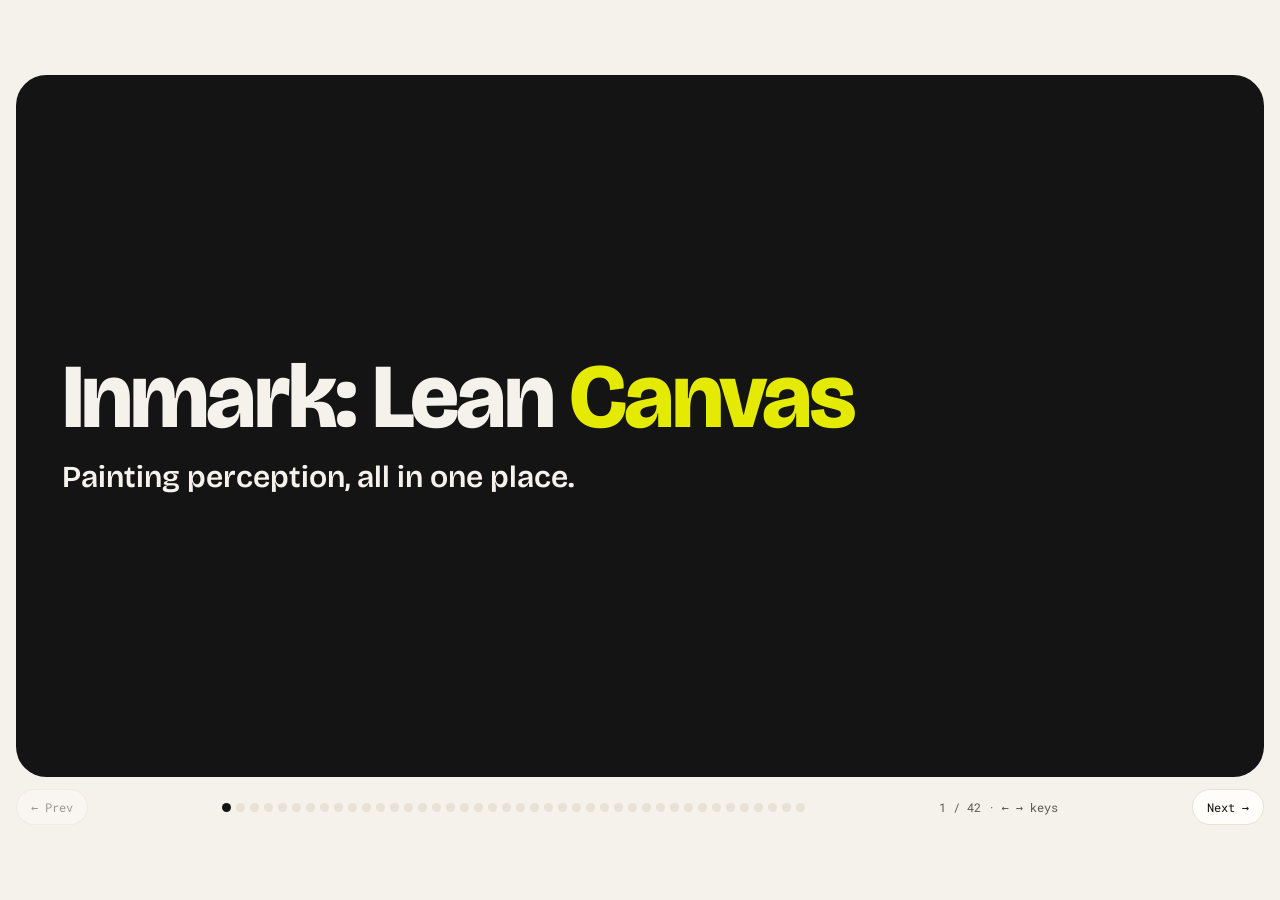
<file: inmark/index.html>
<!doctype html>
<html lang="en">

<head>
  <meta charset="utf-8">
  <meta name="viewport" content="width=device-width, initial-scale=1">
  <title>InMark Lean Canvas</title>
  <link rel="preconnect" href="https://fonts.googleapis.com">
  <link rel="preconnect" href="https://fonts.gstatic.com" crossorigin>
  <link rel="stylesheet"
    href="https://fonts.googleapis.com/css2?family=Bricolage+Grotesque:opsz,wght@12..96,600;12..96,700;12..96,800&family=DM+Sans:opsz,wght@9..40,400;9..40,500;9..40,700&family=Roboto+Mono:wght@400;500&display=swap">
  <style>
    /* InMark brand tokens (from inmark.ai) */
    :root {
      --page: #f5f1eb;
      --slide: #fffdf9;
      --ink: #141415;
      --ink-2: #5b5952;
      --line: #e7e1d6;
      --lime: #e4ea02;
      --lime-tint: #f7f9dc;
      --olive: #2e2f00;
      --brand: #33473e;
      --brand-acc: #aadcc6;
      --creator: #550f01;
      --creator-acc: #f1684a;
      --agency: #803c73;
      --agency-acc: #ff77e5;
      --plum: #33182e;
      --display: "Bricolage Grotesque", "Arial Narrow", sans-serif;
      --body: "DM Sans", ui-sans-serif, system-ui, sans-serif;
      --mono: "Roboto Mono", ui-monospace, Menlo, monospace;
    }

    * {
      box-sizing: border-box
    }

    html,
    body {
      margin: 0
    }

    body {
      background: var(--page);
      color: var(--ink);
      font-family: var(--body);
      line-height: 1.4;
      min-height: 100vh;
      display: grid;
      place-items: center;
      padding: 16px
    }

    h1,
    h2,
    h3 {
      font-family: var(--display);
      margin: 0;
      text-wrap: balance
    }

    p,
    ul {
      margin: 0
    }

    /* stage: 16:9 on desktop, everything inside in em */
    .deck {
      width: min(calc(100vw - 32px), calc((100vh - 88px) * 16 / 9));
      aspect-ratio: 16/9;
      position: relative;
      container-type: inline-size
    }

    .slide {
      position: absolute;
      inset: 0;
      display: none;
      flex-direction: column;
      gap: 1.4em;
      background: var(--slide);
      border-radius: 2em;
      padding: 2.6em 3em;
      font-size: 1.22cqw;
      overflow: auto
    }

    .slide.active {
      display: flex
    }

    .kicker {
      font-family: var(--mono);
      font-size: .75em;
      letter-spacing: .1em;
      text-transform: uppercase;
      color: var(--ink-2)
    }

    .kicker b {
      color: var(--ink);
      font-weight: 500
    }

    .slide h2 {
      font-size: 2.9em;
      font-weight: 800;
      line-height: 1;
      letter-spacing: -.02em;
      max-width: 24ch
    }

    .hl {
      background: var(--lime);
      color: #141415;
      padding: 0 .12em;
      border-radius: .12em;
      box-decoration-break: clone;
      -webkit-box-decoration-break: clone
    }

    /* audience trio */
    .trio {
      display: grid;
      grid-template-columns: repeat(3, 1fr);
      gap: 1em;
      flex: 1;
      min-height: 0
    }

    .duo {
      display: grid;
      grid-template-columns: repeat(2, 1fr);
      gap: 1em;
      flex: 1;
      min-height: 0
    }

    .card {
      border-radius: 1.4em;
      padding: 1.4em 1.5em;
      color: #fff
    }

    .card h3 {
      font-size: 2em;
      font-weight: 700;
      margin-bottom: .6em;
      letter-spacing: -.01em
    }

    .card ul {
      list-style: none;
      padding: 0;
      font-size: 1.32em;
      line-height: 1.3
    }

    .card li {
      position: relative;
      padding-left: 1.1em
    }

    .card li+li {
      margin-top: .7em
    }

    .card li::before {
      content: "";
      position: absolute;
      left: 0;
      top: .5em;
      width: .45em;
      height: .45em;
      border-radius: 50%;
      background: var(--dot, #fff)
    }

    .card .sub {
      font-family: var(--mono);
      font-size: .85em;
      letter-spacing: .08em;
      text-transform: uppercase;
      opacity: .75;
      margin: 1em 0 .4em
    }

    .card h3+.sub {
      margin-top: 0
    }

    .card li b {
      display: block;
      font-weight: 700
    }

    .card li span {
      display: block;
      font-size: .8em;
      opacity: .8;
      margin-top: .1em
    }

    .logos {
      display: flex;
      flex-wrap: wrap;
      align-items: center;
      gap: .9em 1.5em;
      margin: .3em 0 1.1em
    }

    .logos img {
      height: 1.8em;
      width: auto;
      display: block;
      filter: brightness(0) invert(1)
    }

    .logos.clients {
      gap: .6em
    }

    .logos.clients img {
      height: 3.2em;
      filter: none;
      border-radius: .4em
    }

    .one-line {
      max-width: none !important;
      white-space: nowrap
    }

    .brand {
      background: var(--brand);
      --dot: var(--brand-acc)
    }

    .creator {
      background: var(--creator);
      --dot: var(--creator-acc)
    }

    .agency {
      background: var(--agency);
      --dot: var(--agency-acc)
    }

    .inkc {
      background: #141415;
      --dot: var(--lime)
    }

    .olive {
      background: var(--olive);
      --dot: var(--lime)
    }

    .plum {
      background: var(--plum);
      --dot: var(--agency-acc)
    }

    .limec {
      background: var(--lime);
      color: #141415;
      --dot: #141415
    }

    .light {
      background: var(--lime-tint);
      color: var(--ink);
      --dot: var(--olive)
    }

    .strip {
      font-size: 1.2em;
      color: var(--ink-2)
    }

    .strip b {
      color: var(--ink)
    }

    /* cover */
    .cover {
      background: #141415;
      color: #f5f1eb;
      justify-content: space-between
    }

    .cover .kicker {
      color: #b8b3a9
    }

    .cover h1 {
      font-size: 6em;
      font-weight: 800;
      letter-spacing: -.03em;
      line-height: .95
    }

    .cover h1 span {
      color: var(--lime)
    }

    .cover .tagline {
      font-family: var(--display);
      font-size: 2em;
      font-weight: 600;
      margin-top: .5em;
      color: #f5f1eb
    }

    .swatches {
      display: flex;
      gap: .6em
    }

    .swatches i {
      width: 3.2em;
      height: 1.1em;
      border-radius: 99px;
      display: block
    }

    /* UVP */
    .uvp-slide {
      background: var(--lime);
      color: #141415
    }

    .uvp-slide .kicker,
    .uvp-slide .kicker b {
      color: #141415
    }

    .uvp-slide h2 {
      font-size: 4em;
      max-width: 18ch
    }

    .uvp-slide .card ul {
      font-size: 1.6em;
      line-height: 1.35
    }

    .uvp-slide .card li {
      padding-left: 0
    }

    .uvp-slide .card li::before {
      display: none
    }

    /* metrics */
    .cover-center {
      justify-content: center
    }

    .ns-ico {
      width: 4.2em;
      height: 4.2em;
      display: block;
      flex: none
    }

    .ns-head {
      display: flex;
      align-items: center;
      gap: .8em
    }

    .ns-head h2 {
      font-size: 2.4em;
      max-width: none
    }

    .ns-ico.sm {
      display: inline-block;
      width: 1.4em;
      height: 1.4em;
      vertical-align: -.3em
    }

    .nsl .star {
      flex: 1;
      display: flex;
      flex-direction: column;
      justify-content: center;
      gap: 1em;
      padding: 0;
      background: transparent
    }

    .nsl .star p {
      font-size: 3.6em;
      line-height: 1;
      margin: 0
    }

    .nsl .trio {
      flex: none
    }

    .nsl .card h3 {
      font-size: 1.8em;
      margin-bottom: .2em
    }

    .nsl .card p {
      font-size: 1.3em;
      opacity: .85
    }

    .star {
      background: var(--lime);
      color: #141415;
      border-radius: 1.4em;
      padding: 1.3em 1.5em
    }

    .star .kicker {
      color: #141415
    }

    .star p {
      font-family: var(--display);
      font-size: 2.2em;
      font-weight: 800;
      letter-spacing: -.01em;
      margin-top: .2em
    }

    .chips {
      display: grid;
      grid-template-columns: repeat(4, 1fr);
      grid-auto-rows: 1fr;
      gap: 1em;
      flex: 1
    }

    .chip {
      border-radius: 1em;
      padding: 1em 1.1em;
      font-family: var(--display);
      font-weight: 700;
      font-size: 1.5em;
      display: flex;
      flex-direction: column;
      justify-content: flex-start;
      gap: .15em;
      background: var(--lime-tint);
      color: var(--ink)
    }

    .chip small {
      display: block;
      font-family: var(--mono);
      font-size: .62em;
      font-weight: 400;
      color: var(--ink-2);
      margin-bottom: .3em
    }

    .chip span {
      font-family: var(--body);
      font-weight: 400;
      font-size: .66em;
      color: var(--ink-2)
    }

    /* unfair advantage tiles */
    .tiles {
      display: grid;
      grid-template-columns: repeat(3, 1fr);
      gap: 1em;
      flex: 1
    }

    .tile {
      border-radius: 1.4em;
      padding: 1.3em 1.4em;
      color: #fff;
      display: flex;
      flex-direction: column;
      justify-content: flex-start;
      gap: .4em
    }

    .tile b {
      font-family: var(--display);
      font-size: 1.8em;
      font-weight: 700;
      line-height: 1.1
    }

    .tile span {
      font-size: 1.25em;
      opacity: .85
    }

    .tile.limec {
      color: #141415
    }

    .tile.limec span {
      opacity: 1
    }

    /* one-page canvas */
    .canvas {
      display: grid;
      grid-template-columns: repeat(10, 1fr);
      grid-template-rows: 1fr 1fr auto;
      gap: .6em;
      flex: 1;
      font-size: 1.2em
    }

    .cell {
      border-radius: 1em;
      padding: .9em 1em;
      overflow: hidden;
      background: var(--lime-tint);
      color: var(--ink)
    }

    .cell h3 {
      font-family: var(--mono);
      font-size: .72em;
      font-weight: 500;
      letter-spacing: .08em;
      text-transform: uppercase;
      margin-bottom: .5em;
      opacity: .8
    }

    .cell ul {
      padding-left: 1em
    }

    .cell li+li {
      margin-top: .2em
    }

    .c-prob {
      grid-column: 1/3;
      grid-row: 1/3
    }

    .c-sol {
      grid-column: 3/5;
      grid-row: 1
    }

    .c-met {
      grid-column: 3/5;
      grid-row: 2
    }

    .c-uvp {
      grid-column: 5/7;
      grid-row: 1/3;
      background: var(--lime);
      color: #141415
    }

    .c-uvp p {
      font-family: var(--display);
      font-size: 1.45em;
      font-weight: 800;
      line-height: 1.1
    }

    .c-adv {
      grid-column: 7/9;
      grid-row: 1
    }

    .c-chan {
      grid-column: 7/9;
      grid-row: 2
    }

    .c-seg {
      grid-column: 9/11;
      grid-row: 1/3
    }

    .c-cost {
      grid-column: 1/6;
      grid-row: 3
    }

    .c-rev {
      grid-column: 6/11;
      grid-row: 3
    }

    .c-prob,
    .c-seg {
      background: var(--brand);
      color: #fff
    }

    .c-cost,
    .c-rev {
      background: #141415;
      color: #f5f1eb
    }

    /* verdict */
    .verdict {
      background: #141415;
      color: #f5f1eb;
      border-radius: 1.4em;
      padding: 1.3em 1.5em
    }

    .verdict p {
      font-family: var(--display);
      font-size: 2em;
      font-weight: 800;
      line-height: 1.1
    }

    .verdict p span {
      color: var(--lime)
    }

    /* roadmap */
    .road {
      display: grid;
      grid-template-columns: repeat(4, 1fr);
      gap: 1em;
      flex: 1 0 auto
    }

    .rd h2 {
      max-width: none
    }

    .qc {
      border-radius: 1.4em;
      padding: 1.3em 1.4em;
      display: flex;
      flex-direction: column;
      gap: .7em;
      background: var(--lime-tint);
      color: var(--ink)
    }

    .qc.now {
      background: #141415;
      color: #f5f1eb
    }

    .qc .when {
      font-family: var(--mono);
      font-size: .8em;
      letter-spacing: .08em;
      text-transform: uppercase;
      opacity: .75
    }

    .qc h3 {
      font-size: 1.9em;
      font-weight: 700;
      line-height: 1.05;
      letter-spacing: -.01em
    }

    .acts {
      list-style: none;
      padding: 0;
      display: grid;
      gap: .6em;
      font-size: 1.08em;
      line-height: 1.3;
      margin-top: .2em
    }

    .acts li {
      position: relative;
      padding-left: 1.1em
    }

    .acts li::before {
      content: "";
      position: absolute;
      left: 0;
      top: .5em;
      width: .45em;
      height: .45em;
      border-radius: 50%;
      background: var(--olive)
    }

    .qc.now .acts li::before {
      background: var(--lime)
    }

    .win {
      margin-top: auto;
      border-top: 1px solid rgba(128, 128, 128, .4);
      padding-top: .7em;
      font-family: var(--display);
      font-weight: 700;
      font-size: 1.2em;
      line-height: 1.2
    }

    .win small {
      display: block;
      font-family: var(--mono);
      font-weight: 500;
      font-size: .6em;
      letter-spacing: .08em;
      text-transform: uppercase;
      opacity: .7;
      margin-bottom: .3em
    }

    .score {
      width: 100%;
      table-layout: fixed;
      border-collapse: separate;
      border-spacing: .35em .25em;
      font-size: 1.12em;
      font-variant-numeric: tabular-nums;
      flex: 1
    }

    .score th:first-child {
      width: 42%
    }

    .score th {
      font-family: var(--mono);
      font-size: .62em;
      letter-spacing: .08em;
      text-transform: uppercase;
      color: var(--ink-2);
      text-align: left;
      font-weight: 500;
      padding: 0 .7em
    }

    .score td {
      background: var(--lime-tint);
      border-radius: .5em;
      padding: .28em .7em;
      line-height: 1.2
    }

    .score td:first-child {
      background: transparent;
      padding-left: 0
    }

    .score td.f {
      background: var(--lime);
      font-weight: 700
    }

    .score tr.grp td {
      background: transparent;
      padding: .7em 0 0;
      font-family: var(--mono);
      font-size: .62em;
      letter-spacing: .08em;
      text-transform: uppercase;
      color: var(--ink-2)
    }

    .score tr.grp td b {
      color: var(--ink);
      font-weight: 500
    }

    .score tr.grp:first-child td {
      padding-top: 0
    }

    .score .n {
      display: inline-block;
      width: 2.2em;
      font-family: var(--mono);
      font-size: .75em;
      color: var(--ink-2)
    }

    .pp h2 {
      max-width: none
    }

    .pp .card ul {
      font-size: 1.4em
    }

    /* nav */
    .app {
      display: grid;
      justify-items: center
    }

    .nav {
      display: flex;
      align-items: center;
      justify-content: space-between;
      gap: 12px;
      width: min(calc(100vw - 32px), calc((100vh - 88px) * 16 / 9));
      margin-top: 12px;
      font-family: var(--mono);
      font-size: 12px;
      color: var(--ink-2)
    }

    .nav button {
      font: inherit;
      color: var(--ink);
      background: var(--slide);
      border: 1px solid var(--line);
      border-radius: 99px;
      padding: 6px 14px;
      cursor: pointer;
      min-height: 36px
    }

    .nav button:disabled {
      opacity: .4;
      cursor: default
    }

    .nav button:focus-visible {
      outline: 2px solid var(--agency);
      outline-offset: 2px
    }

    .dots {
      display: flex;
      gap: 5px;
      flex-wrap: wrap;
      justify-content: center
    }

    .dots button {
      width: 9px;
      height: 9px;
      min-height: 0;
      padding: 0;
      border-radius: 50%;
      background: var(--line);
      border: 0
    }

    .dots button[aria-current="true"] {
      background: var(--ink)
    }

    .hint {
      white-space: nowrap
    }

    /* phone */
    @media (max-width:760px) {
      .one-line {
        white-space: normal
      }

      body {
        display: block;
        padding: 16px
      }

      .app {
        display: block
      }

      .deck,
      .nav {
        width: 100%
      }

      .deck {
        aspect-ratio: auto
      }

      .slide {
        position: relative;
        font-size: 14px;
        padding: 22px 18px;
        border-radius: 20px
      }

      .trio,
      .duo,
      .tiles,
      .chips {
        grid-template-columns: 1fr
      }

      .cover h1 {
        font-size: 3em
      }

      .slide h2,
      .uvp-slide h2 {
        font-size: 1.9em
      }

      .road {
        grid-template-columns: 1fr
      }

      .score {
        font-size: 1em
      }

      .canvas {
        grid-template-columns: 1fr;
        grid-template-rows: none
      }

      .cell {
        grid-column: auto !important;
        grid-row: auto !important
      }

      .hint {
        display: none
      }

      .nav {
        position: sticky;
        bottom: 0;
        background: var(--page);
        padding: 8px 0
      }
    }

    /* print: one slide per landscape page */
    @media print {
      @page {
        size: landscape;
        margin: 0
      }

      body {
        display: block;
        padding: 0
      }

      .nav {
        display: none
      }

      .deck {
        width: 100%;
        aspect-ratio: auto
      }

      .slide {
        display: flex !important;
        position: relative;
        height: 100vh;
        border-radius: 0;
        page-break-after: always;
        font-size: 11px;
        -webkit-print-color-adjust: exact;
        print-color-adjust: exact
      }
    }

    /* ===== User journeys section (scoped to .uj so canvas/roadmap slides are unaffected) ===== */
    .uj .kicker { display: flex; align-items: center; gap: .6em }
    .uj .dot { width: .9em; height: .9em; border-radius: 50%; display: inline-block }
    .uj .d-brand { background: var(--brand) }
    .uj .d-creator { background: var(--creator) }
    .uj .d-ugc { background: #f1684a }
    .uj .d-agency { background: var(--agency) }
    .uj.intro { color: #fff; justify-content: space-between }
    .uj.bg-brand { background: var(--brand) }
    .uj.bg-creator { background: var(--creator) }
    .uj.bg-agency { background: var(--agency) }
    .uj.bg-ugc { background: #f1684a; color: #141415 }
    .uj .intro-title { font-size: 6em; font-weight: 800; letter-spacing: -.03em; line-height: .95; max-width: none }
    .uj.aud .who { font-size: 1.5em; opacity: .92; max-width: 52ch; margin-top: .8em }
    .uj.aud .want-big { font-family: var(--display); font-size: 2.6em; font-weight: 700; line-height: 1.1; max-width: 30ch }
    .uj.ideal-slide .four { margin: auto 0 }
    .uj .four { display: grid; grid-template-columns: repeat(4, 1fr); gap: 1.1em; align-items: stretch }
    .uj .phase { background: var(--lime-tint); border-radius: 1.4em; padding: 1.3em 1.4em; display: flex; flex-direction: column; gap: .6em; position: relative }
    .uj .phase:not(:last-child)::after { content: "→"; position: absolute; right: -.85em; top: 1.4em; font-family: var(--mono); font-size: 1.2em; color: var(--ink-2); z-index: 1 }
    .uj .phase h3 { font-size: 2em; font-weight: 700; line-height: 1.05 }
    .uj .phase .want { font-family: var(--body); font-size: 1.45em; font-weight: 400; line-height: 1.35 }
    .uj .desire-bar { background: var(--lime); border-radius: 1.2em; padding: 1em 1.4em }
    .uj .desire-bar p { font-family: var(--display); font-size: 1.9em; font-weight: 700; line-height: 1.15 }
    .uj .trio3 { display: grid; grid-template-columns: repeat(3, 1fr); gap: 1em; flex: 1; min-height: 0 }
    .uj .trio3 .card ul { font-size: 1.5em; line-height: 1.28 }
    .uj .card h3 { margin-bottom: .55em }
    .uj .card li { padding-left: 1em }
    .uj .card li + li { margin-top: .6em }
    .uj .card li span.via { display: inline-block; font-family: var(--mono); font-size: .55em; font-weight: 500; letter-spacing: .06em; text-transform: uppercase; padding: .15em .6em; margin: 0 0 0 .4em; border: 1px solid currentColor; border-radius: 99px; vertical-align: .15em; white-space: nowrap; opacity: 1 }
    @media (max-width:760px) {
      .uj .four, .uj .trio3 { grid-template-columns: 1fr }
      .uj .phase:not(:last-child)::after { display: none }
      .uj .intro-title { font-size: 3em }
    }
  </style>
</head>

<body>
  <div class="app">
    <main class="deck" id="deck" aria-live="polite">

      <!-- COVER -->
      <section class="slide cover cover-center active" aria-label="Cover">
        <div>
          <h1>Inmark: Lean <span>Canvas</span></h1>
          <p class="tagline">Painting perception, all in one place.</p>
        </div>

      </section>

      <!-- CANVAS -->
      <section class="slide" aria-label="Canvas on one page">
        <div class="kicker"><b>InMark</b> Lean Canvas</div>
        <div class="canvas">
          <div class="cell c-prob">
            <h3>Problem</h3>
            <ul>
              <li>Brands can't screen creators they trust</li>
              <li>Creators can't prove themselves</li>
              <li>Agencies stuck relaying messages</li>
              <li>Everything informal</li>
            </ul>
          </div>
          <div class="cell c-sol">
            <h3>Solution</h3>
            <ul>
              <li>Verified creators</li>
              <li>One workbench</li>
              <li>One report</li>
            </ul>
          </div>
          <div class="cell c-met">
            <h3>Key Metrics</h3>
            <ul>
              <li>Completed paid collaborations / week</li>
              <li>Funded, published, retained</li>
            </ul>
          </div>
          <div class="cell c-uvp">
            <h3>UVP</h3>
            <p>Paint your perception. All in one place, seamlessly.</p>
          </div>
          <div class="cell c-adv">
            <h3>Unfair Advantage</h3>
            <ul>
              <li>Prixa playbook and clients</li>
              <li>Academy, sister brands</li>
            </ul>
          </div>
          <div class="cell c-chan">
            <h3>Channels</h3>
            <ul>
              <li>Prixa, TingTing, ThirdFactor</li>
              <li>Own campaigns, Academy</li>
            </ul>
          </div>
          <div class="cell c-seg">
            <h3>Segments</h3>
            <ul>
              <li>Brands, large and small</li>
              <li>Creators</li>
              <li>Agencies</li>
            </ul>
          </div>
          <div class="cell c-cost">
            <h3>Cost Structure</h3>
            <p>Team, sales, campaigns · commissions · AI &amp; verification · finance · compliance</p>
          </div>
          <div class="cell c-rev">
            <h3>Revenue Streams</h3>
            <p>Platform fees (brands, agencies) · in-app ad boosting · creators free</p>
          </div>
        </div>
      </section>

      <!-- 01 PROBLEM -->
      <section class="slide" aria-label="Problem">
        <div class="kicker"><b>01</b> Problem</div>
        <h2>The <span class="hl">trust economy</span></h2>
        <div class="trio">
          <div class="card brand">
            <h3>Brands</h3>
            <ul>
              <li>No trusted way to screen creators who fit</li>
              <li>One wrong creator can damage the brand's image</li>
              <li>Paperwork and back-and-forth before any result</li>
              <li>Results scattered across platforms</li>
              <li>Too much reliance on agencies</li>
            </ul>
          </div>
          <div class="card creator">
            <h3>Creators</h3>
            <ul>
              <li>Hard to prove they're trustworthy</li>
              <li>Portfolio and past work scattered</li>
              <li>No steady way to get seen by brands</li>
              <li>Income depends on who you know</li>
            </ul>
          </div>
          <div class="card agency">
            <h3>Agencies</h3>
            <ul>
              <li>Stuck relaying messages between brand and creator</li>
              <li>Endless revisions and approvals</li>
              <li>Carrying work brands could do themselves</li>
            </ul>
          </div>
        </div>
        <p class="strip"><b>Today everything runs informally:</b> DMs, spreadsheets, bank transfers.</p>
      </section>

      <!-- 02 CUSTOMER SEGMENTS -->
      <section class="slide" aria-label="Customer Segments">
        <div class="kicker"><b>02</b> Customer Segments</div>
        <h2>Who we serve</h2>
        <div class="trio">
          <div class="card brand">
            <h3>Brands</h3>
            <p class="sub">Large</p>
            <ul>
              <li>Telecom &amp; ISPs · banks, fintech &amp; insurance</li>
              <li>FMCG &amp; beverages · auto &amp; EV</li>
              <li>Electronics &amp; smartphones · education</li>
              <li>Travel &amp; hospitality · beauty &amp; fashion</li>
            </ul>
            <p class="sub">Small &amp; growing</p>
            <ul>
              <li>Restaurants, cafés, local shops, D2C</li>
            </ul>
            <p class="sub">Early adopters</p>
            <ul>
              <li>Prixa Digital clients</li>
            </ul>
          </div>
          <div class="card creator">
            <h3>Creators</h3>
            <ul>
              <li>Influencers with engaged niches</li>
              <li>Small and UGC creators without a network</li>
            </ul>
            <p class="sub">Early adopters</p>
            <ul>
              <li>Creators with good work and no reach</li>
            </ul>
          </div>
          <div class="card agency">
            <h3>Agencies</h3>
            <ul>
              <li>Agencies running campaigns for brands</li>
            </ul>
            <p class="sub">Early adopters</p>
            <ul>
              <li>Agencies juggling many clients</li>
            </ul>
          </div>
        </div>
      </section>

      <!-- 03 UVP -->
      <section class="slide uvp-slide" aria-label="Unique Value Proposition">
        <div class="kicker"><b>03</b> Unique Value Proposition</div>
        <h2>Paint your perception. All in one place, seamlessly.</h2>
        <div class="trio">
          <div class="card brand">
            <h3>Brands</h3>
            <ul>
              <li>Trusted creators who lift your brand, screened, briefed, paid and measured in one place</li>
            </ul>
          </div>
          <div class="card creator">
            <h3>Creators</h3>
            <ul>
              <li>A verified portfolio that gets you seen, and paid, steadily</li>
            </ul>
          </div>
          <div class="card agency">
            <h3>Agencies</h3>
            <ul>
              <li>Every client, creator and approval in one place. No more relaying</li>
            </ul>
          </div>
        </div>
      </section>

      <!-- 04 SOLUTION -->
      <section class="slide" aria-label="Solution">
        <div class="kicker"><b>04</b> Solution</div>
        <h2 class="one-line">One place for the <span class="hl">whole campaign</span></h2>
        <div class="trio">
          <div class="card brand">
            <h3>Brands</h3>
            <ul>
              <li>Explore verified creator profiles and fit scores</li>
              <li>AI-drafted brief, contract and approvals</li>
              <li>Pay only on approval, with TDS and KYC handled</li>
              <li>One report across all platforms</li>
            </ul>
          </div>
          <div class="card creator">
            <h3>Creators</h3>
            <ul>
              <li>Verified portfolio of past work</li>
              <li>Ratings from brands they've worked with</li>
              <li>Briefs matched to their niche</li>
              <li>Paid on approval</li>
            </ul>
          </div>
          <div class="card agency">
            <h3>Agencies</h3>
            <ul>
              <li>One workspace for every client</li>
              <li>Brands and creators talk directly</li>
              <li>Client-ready reports</li>
            </ul>
          </div>
        </div>
      </section>

      <!-- 05 CHANNELS -->
      <section class="slide" aria-label="Channels">
        <div class="kicker"><b>05</b> Channels</div>
        <h2>Start where <span class="hl">trust already exists</span></h2>
        <div class="trio">
          <div class="card brand">
            <h3>Brands</h3>
            <p class="sub">Group companies &amp; their clients</p>
            <div class="logos"><img src="assets/logos/prixa-digital.svg" alt="Prixa Digital"><img
                src="assets/logos/tingting.svg" alt="TingTing"><img src="assets/logos/thirdfactor.svg"
                alt="ThirdFactor AI"></div>
            <p class="sub">Prixa Digital clients</p>
            <div class="logos clients"><img src="assets/logos/esewa.svg" alt="eSewa"><img
                src="assets/logos/worldlink.svg" alt="WorldLink"><img src="assets/logos/neo.svg" alt="Neo"><img
                src="assets/logos/rastriabank.svg" alt="Rastriya Banijya Bank"></div>
            <ul>
              <li>Our own digital campaigns for small brands</li>
            </ul>
          </div>
          <div class="card creator">
            <h3>Creators</h3>
            <div class="logos"><img src="assets/logos/prixa-academy.png" alt="Prixa Academy" style="height:2.8em"></div>
            <ul>
              <li>Prixa Academy creator cohorts</li>
              <li>Our own digital campaigns</li>
              <li>Creator events and referrals</li>
            </ul>
          </div>
          <div class="card agency">
            <h3>Agencies</h3>
            <ul>
              <li>Partner commission for every brand they bring</li>
            </ul>
          </div>
        </div>
      </section>

      <!-- 06 REVENUE -->
      <section class="slide" aria-label="Revenue Streams">
        <div class="kicker"><b>06</b> Revenue Streams</div>
        <h2>Charge the side <span class="hl">with the budget</span></h2>
        <div class="trio">
          <div class="card brand">
            <h3>Brands</h3>
            <ul>
              <li>Platform fee per funded campaign</li>
              <li>In-app ad boosting fee</li>
            </ul>
          </div>
          <div class="card agency">
            <h3>Agencies</h3>
            <ul>
              <li>Platform fee per client campaign</li>
              <li>Ad boosting fee</li>
            </ul>
          </div>
          <div class="card creator">
            <h3>Creators</h3>
            <ul>
              <li>Free to join</li>
              <li>No cut of earnings</li>
            </ul>
          </div>
        </div>
        <p class="strip"><b>Why boosting matters:</b> social ad spend (~NPR 7bn a year) is ~12–20× the influencer fee
          pool.</p>
      </section>

      <!-- 07 COST -->
      <section class="slide" aria-label="Cost Structure">
        <div class="kicker"><b>07</b> Cost Structure</div>
        <h2>Where the money goes</h2>
        <div class="trio">
          <div class="card inkc">
            <h3>Fixed</h3>
            <ul>
              <li><b>Core team</b><span>Product, engineering, creator &amp; brand success</span></li>
              <li><b>Sales team</b><span>Brand and agency partnerships</span></li>
              <li><b>Our own campaigns</b><span>Ads to bring in creators and brands</span></li>
            </ul>
          </div>
          <div class="card olive">
            <h3>Variable</h3>
            <ul>
              <li><b>Agency commissions</b><span>Per brand onboarded or per campaign</span></li>
              <li><b>AI &amp; verification</b><span>Fit scoring, KYC and KYB checks</span></li>
              <li><b>Payment &amp; finance fees</b><span>Gateway, payouts, banking</span></li>
              <li><b>Ad boosting spend</b><span>Media paid to Meta and TikTok</span></li>
            </ul>
          </div>
          <div class="card plum">
            <h3>Compliance</h3>
            <ul>
              <li><b>Accounting</b><span>TDS, VAT, the customer-advance ledger</span></li>
              <li><b>Legal</b><span>Contracts, usage rights, ad disclosure</span></li>
            </ul>
          </div>
        </div>
      </section>

      <!-- 08 KEY METRICS -->
      <section class="slide" aria-label="Key Metrics">
        <div class="kicker"><b>08</b> Key Metrics</div>
        <div class="star">
          <div class="kicker">North star</div>
          <p>Completed paid collaborations per week</p>
        </div>
        <div class="chips">
          <div class="chip"><small>01</small>Brands onboarded<span>Verified brands per week</span></div>
          <div class="chip"><small>02</small>Credits funded<span>Money brands put into campaigns</span></div>
          <div class="chip"><small>03</small>Drafts → published<span>Campaigns that actually go live</span></div>
          <div class="chip"><small>04</small>Creator activation<span>First paid job within 30 days</span></div>
          <div class="chip"><small>05</small>Brand–creator retention<span>Pairs that work together again</span></div>
          <div class="chip"><small>06</small>Dispute rate<span>Deliverables that end in a dispute</span></div>
          <div class="chip"><small>07</small>Creator referrals<span>New creators brought by creators</span></div>
        </div>
      </section>

      <!-- 09 UNFAIR ADVANTAGE -->
      <section class="slide" aria-label="Unfair Advantage">
        <div class="kicker"><b>09</b> Unfair Advantage</div>
        <h2>We've <span class="hl">already done the work</span></h2>
        <div class="tiles">
          <div class="tile brand"><b>A proven playbook</b><span>For Nepali audiences, from Prixa Digital's
              campaigns</span></div>
          <div class="tile creator"><b>Brand connections</b><span>Prixa Digital's existing clients</span></div>
          <div class="tile agency"><b>Creator pipeline</b><span>Prixa Academy</span></div>
          <div class="tile olive"><b>Sister brands</b><span>TingTing, ThirdFactor AI, Kathmandu ko Katha</span></div>
          <div class="tile inkc"><b>Compliance built in</b><span>Payments, TDS, KYC, legal</span></div>
          <div class="tile limec"><b>Creator performance data</b><span>Grows with every campaign</span></div>
        </div>
      </section>


      <!-- 11 THE BET -->
      <section class="slide" aria-label="The bet">
        <div class="kicker"><b>10</b> The bet</div>
        <div class="verdict">
          <p>Worth betting on, <span>if revenue goes beyond platform fees.</span></p>
        </div>
        <div class="duo">
          <div class="card brand">
            <h3>For</h3>
            <ul>
              <li>14.8M social media users in Nepal, median age 25</li>
              <li>Creator income up 29% a year</li>
              <li>No dominant platform yet</li>
            </ul>
          </div>
          <div class="card creator">
            <h3>Against</h3>
            <ul>
              <li>Small influencer fee pool</li>
              <li>Two platform bans in two years</li>
              <li>Agencies compete for the same spend</li>
            </ul>
          </div>
        </div>
      </section>

      <!-- USER JOURNEYS · COVER -->
      <section class="slide cover cover-center" aria-label="User journeys">
        <div>
          <h1>Inmark: User <span>journeys</span></h1>
          <p class="tagline">For each audience: who they are, the journey they want, and what InMark does at each phase.</p>
        </div>
      </section>

      <!-- USER JOURNEYS · SLIDES -->

      <section class="slide uj intro aud bg-brand" aria-label="Brands">
        <div>
          <h2 class="intro-title">Brands</h2>
          <p class="who">Businesses that pay creators to promote their products: marketing managers at established
            brands, and owners of small and growing businesses.</p>
        </div>
        <p class="want-big">Reach the right audience through the right creators, within a planned budget, with results
          they can measure.</p>
      </section>

      <section class="slide uj ideal-slide" aria-label="Brands: ideal journey">
        <h2>Brands: the ideal journey</h2>
        <div class="four">
          <div class="phase">
            <h3>Plan the campaign</h3>
            <p class="want">A clear brief and a realistic budget.</p>
          </div>
          <div class="phase">
            <h3>Explore and choose creators</h3>
            <p class="want">The right creators for the campaign, trusted before we commit.</p>
          </div>
          <div class="phase">
            <h3>Collaborate, approve and pay</h3>
            <p class="want">Output that matches the brief, approved and paid once the work is done.</p>
          </div>
          <div class="phase">
            <h3>Results and repeat</h3>
            <p class="want">See the output, measure it precisely, assess the campaign, and repeat.</p>
          </div>
        </div>
      </section>

      <section class="slide uj" aria-label="Brands: Plan the campaign">
        <div class="kicker"><span class="dot d-brand"></span><b>Brands</b> · 1 of 4</div>
        <h2>Plan the campaign</h2>
        <div class="desire-bar">
          <p>A clear brief and a realistic budget.</p>
        </div>
        <div class="trio3">
          <div class="card creator">
            <h3>Friction</h3>
            <ul>
              <li>Don't know what a good brief looks like</li>
              <li>Creator pricing is complex and not standard, so budgets are hard to plan for finance</li>
            </ul>
          </div>
          <div class="card brand">
            <h3>How InMark helps</h3>
            <ul>
              <li>Briefs created easily with curated templates and AI</li>
              <li>Budget planning built into the brief</li>
            </ul>
          </div>
          <div class="card limec">
            <h3>Opportunities</h3>
            <ul>
              <li>More Curated templates based on niches and campaigns<span class="via">Prixa Digital</span></li>
              <li>AI recommendations to make the brief better<span class="via">RIRI</span></li>
              <li>Pricing standards across niches<span class="via">Prixa Digital</span></li>
              <li>Brief by voice or WhatsApp, in Nepali<span class="via">TingTing</span><span class="via">RIRI</span>
              </li>
            </ul>
          </div>
        </div>
      </section>

      <section class="slide uj" aria-label="Brands: Explore and choose creators">
        <div class="kicker"><span class="dot d-brand"></span><b>Brands</b> · 2 of 4</div>
        <h2>Explore and choose creators</h2>
        <div class="desire-bar">
          <p>The right creators for the campaign, trusted before we commit.</p>
        </div>
        <div class="trio3">
          <div class="card creator">
            <h3>Friction</h3>
            <ul>
              <li>Choosing creators is slow and cumbersome</li>
              <li>Choosing reliable and trusted creators for collaboration, because the brand's image is on the line
              </li>
              <li>Agencies take a cut</li>
            </ul>
          </div>
          <div class="card brand">
            <h3>How InMark helps</h3>
            <ul>
              <li>Easy exploring with portfolios</li>
              <li>Niche-based recommendations matched to the campaign</li>
            </ul>
          </div>
          <div class="card limec">
            <h3>Opportunities</h3>
            <ul>
              <li>Better creator recommendations and side-by-side comparisons</li>
              <li>Sentiment analysis of each creator's audience and engagement<span class="via">RIRI</span></li>
              <li>Verified creator identity<span class="via">Third Factor</span></li>
            </ul>
          </div>
        </div>
      </section>

      <section class="slide uj" aria-label="Brands: Collaborate, approve and pay">
        <div class="kicker"><span class="dot d-brand"></span><b>Brands</b> · 3 of 4</div>
        <h2>Collaborate, approve and pay</h2>
        <div class="desire-bar">
          <p>Output that matches the brief, approved and paid once the work is done.</p>
        </div>
        <div class="trio3">
          <div class="card creator">
            <h3>Friction</h3>
            <ul>
              <li>Collaboration, approval and payment happen across multiple platforms</li>
              <li>Communication is scattered</li>
              <li>Hard to get output that matches the brief and pay only after it's done</li>
            </ul>
          </div>
          <div class="card brand">
            <h3>How InMark helps</h3>
            <ul>
              <li>Workbench for each campaign</li>
              <li>Brand Kits and Guidelines streamlined</li>
              <li>Revisions and feedback in one place</li>
              <li>Approval and funding managed together, paid after approval</li>
            </ul>
          </div>
          <div class="card limec">
            <h3>Opportunities</h3>
            <ul>
              <li>Hassle-free legal compliance and finance management<span class="via">Third Factor</span></li>
              <li>Project management built into the workbench</li>
              <li>Deadline and approval reminders on WhatsApp<span class="via">TingTing</span></li>
            </ul>
          </div>
        </div>
      </section>

      <section class="slide uj" aria-label="Brands: Results and repeat">
        <div class="kicker"><span class="dot d-brand"></span><b>Brands</b> · 4 of 4</div>
        <h2>Results and repeat</h2>
        <div class="desire-bar">
          <p>See the output, measure it precisely, assess the campaign, and repeat.</p>
        </div>
        <div class="trio3">
          <div class="card creator">
            <h3>Friction</h3>
            <ul>
              <li>Results are scattered across multiple platforms</li>
              <li>Hard to measure precisely and assess the campaign properly</li>
            </ul>
          </div>
          <div class="card brand">
            <h3>How InMark helps</h3>
            <ul>
              <li>Campaign analytics in one place</li>
              <li>Summary of every published post: reach, engagement, sentiment</li>
            </ul>
          </div>
          <div class="card limec">
            <h3>Opportunities</h3>
            <ul>
              <li>A precise campaign assessment report, with Nepali audience sentiment<span class="via">RIRI</span></li>
              <li>Rebook the same creators for the next campaign</li>
              <li>Review and Ratings for Creators</li>
            </ul>
          </div>
        </div>
      </section>

      <section class="slide uj intro aud bg-creator" aria-label="Creators">
        <div>
          <h2 class="intro-title">Creators</h2>
          <p class="who">Influencers with a built reputation who already get steady brand deals, today through DMs,
            calls and managers.</p>
        </div>
        <p class="want-big">More of the right deals at better rates, paid on time, with less admin and no risk to their
          name.</p>
      </section>

      <section class="slide uj ideal-slide" aria-label="Creators: ideal journey">
        <h2>Creators: the ideal journey</h2>
        <div class="four">
          <div class="phase">
            <h3>Profile</h3>
            <p class="want">My reputation and rates, visible to the right brands.</p>
          </div>
          <div class="phase">
            <h3>Receive and choose deals</h3>
            <p class="want">Offers that fit my audience, on clear terms.</p>
          </div>
          <div class="phase">
            <h3>Deliver, approve and get paid</h3>
            <p class="want">Deliver, get approved quickly, get paid on time.</p>
          </div>
          <div class="phase">
            <h3>Results and repeat</h3>
            <p class="want">Proof of impactful campaigns</p>
          </div>
        </div>
      </section>

      <section class="slide uj" aria-label="Creators: Profile and rates">
        <div class="kicker"><span class="dot d-creator"></span><b>Creators</b> · 1 of 4</div>
        <h2>Profile and rates</h2>
        <div class="desire-bar">
          <p>My reputation, visible to the right brands.</p>
        </div>
        <div class="trio3">
          <div class="card creator">
            <h3>Friction</h3>
            <ul>
              <li>Reputation and past work are scattered across platforms</li>
              <li>Rates are negotiated from scratch every deal</li>
            </ul>
          </div>
          <div class="card brand">
            <h3>How InMark helps</h3>
            <ul>
              <li>Profile built from connected social accounts</li>
              <li>Niches and Brands History worked with, on one profile</li>
            </ul>
          </div>
          <div class="card limec">
            <h3>Opportunities</h3>
            <ul>
              <li>Rate card by format and package</li>
              <li>Verified identity badge, so impersonators can't pose as you<span class="via">Third Factor</span></li>

            </ul>
          </div>
        </div>
      </section>

      <section class="slide uj" aria-label="Creators: Receive and choose deals">
        <div class="kicker"><span class="dot d-creator"></span><b>Creators</b> · 2 of 4</div>
        <h2>Receive and choose deals</h2>
        <div class="desire-bar">
          <p>Offers that fit my audience, on clear terms.</p>
        </div>
        <div class="trio3">
          <div class="card creator">
            <h3>Friction</h3>
            <ul>
              <li>Offers arrive through DMs and calls</li>
              <li>Terms and rights are unclear</li>
              <li>A bad-fit brand risks the audience's trust</li>
            </ul>
          </div>
          <div class="card brand">
            <h3>How InMark helps</h3>
            <ul>
              <li>Brand invites matched on audience fit</li>
              <li>Offers and messages in one inbox</li>
            </ul>
          </div>
          <div class="card limec">
            <h3>Opportunities</h3>
            <ul>
              <li>Plain summary of terms before accepting, in Nepali or English<span class="via">RIRI</span></li>
              <li>Counter-offers</li>
              <li>Ratings of brands by creators</li>
            </ul>
          </div>
        </div>
      </section>

      <section class="slide uj" aria-label="Creators: Deliver, approve and get paid">
        <div class="kicker"><span class="dot d-creator"></span><b>Creators</b> · 3 of 4</div>
        <h2>Deliver, approve</h2>
        <div class="desire-bar">
          <p>Deliver , get approved quickly</p>
        </div>
        <div class="trio3">
          <div class="card creator">
            <h3>Friction</h3>
            <ul>
              <li>Briefs, feedback and payment spread across DMs, email and bank</li>
              <li>Late or partial payment</li>
              <li>Endless revisions</li>
            </ul>
          </div>
          <div class="card brand">
            <h3>How InMark helps</h3>
            <ul>
              <li>Workbench with recorded revisions and approvals</li>
              <li>Payment secured upfront, released on approval</li>
              <li>Legal compliance handled</li>
            </ul>
          </div>
          <div class="card limec">
            <h3>Opportunities</h3>
            <ul>
              <li>Content calendar across all deals</li>
              <li>Streamlined payments</li>
              <li>Deadline reminders on WhatsApp<span class="via">TingTing</span></li>
            </ul>
          </div>
        </div>
      </section>

      <section class="slide uj" aria-label="Creators: Results and repeat">
        <div class="kicker"><span class="dot d-creator"></span><b>Creators</b> · 4 of 4</div>
        <h2>Results and repeat</h2>
        <div class="desire-bar">
          <p>Proof of impact that earns higher rates and repeat brands.</p>
        </div>
        <div class="trio3">
          <div class="card creator">
            <h3>Friction</h3>
            <ul>
              <li>Proof of performance is screenshots</li>
              <li>Brand satisfaction isn't recorded anywhere</li>
            </ul>
          </div>
          <div class="card brand">
            <h3>How InMark helps</h3>
            <ul>
              <li>Performance analytics of Campaigns</li>
            </ul>
          </div>
          <div class="card limec">
            <h3>Opportunities</h3>
            <ul>
              <li>Audience sentiment report to justify rates<span class="via">RIRI</span></li>
              <li>Ratings from brands</li>
              <li>"Book again" for repeat brands</li>
            </ul>
          </div>
        </div>
      </section>

      <section class="slide uj intro aud bg-ugc" aria-label="UGC creators">
        <div>
          <h2 class="intro-title">UGC creators</h2>
          <p class="who">Aspiring creators and editors who make content for brands to use, with or without a following
            of their own.</p>
        </div>
        <p class="want-big">Their first paid work, then a steady flow of it, judged on skill rather than follower count.
        </p>
      </section>

      <section class="slide uj ideal-slide" aria-label="UGC creators: ideal journey">
        <h2>UGC creators: the ideal journey</h2>
        <div class="four">
          <div class="phase">
            <h3>Profile and portfolio</h3>
            <p class="want">Show what I can do</p>
          </div>
          <div class="phase">
            <h3>Find right campaigns and opportunities</h3>
            <p class="want">Steady campaigns opportunities in my niche.</p>
          </div>
          <div class="phase">
            <h3>Deliver, approve and get paid</h3>
            <p class="want">A clear output, fair revisions, paid on approval.</p>
          </div>
          <div class="phase">
            <h3>Grow</h3>
            <p class="want">A track record that brings more opportunities.</p>
          </div>
        </div>
      </section>

      <section class="slide uj" aria-label="UGC creators: Profile and portfolio">
        <div class="kicker"><span class="dot d-ugc"></span><b>UGC creators</b> · 1 of 4</div>
        <h2>Profile and portfolio</h2>
        <div class="desire-bar">
          <p>Show what I can do</p>
        </div>
        <div class="trio3">
          <div class="card creator">
            <h3>Friction</h3>
            <ul>
              <li>Best work sits on brands' pages, or was never posted</li>
              <li>No idea what to charge</li>
            </ul>
          </div>
          <div class="card brand">
            <h3>How InMark helps</h3>
            <ul>
              <li>Guided profile and portfolio showcase from all platform</li>
            </ul>
          </div>
          <div class="card limec">
            <h3>Opportunities</h3>
            <ul>
              <li>"Verified by brand" badge for work done on InMark</li>
              <li>Typical rates for the niche</li>
              <li>Identity verified once, before the first paid job<span class="via">Third Factor</span></li>
            </ul>
          </div>
        </div>
      </section>

      <section class="slide uj" aria-label="UGC creators: Find briefs">
        <div class="kicker"><span class="dot d-ugc"></span><b>UGC creators</b> · 2 of 4</div>
        <h2>Find opportunities</h2>
        <div class="desire-bar">
          <p>Steady campaigns opportunities in my niche.</p>
        </div>
        <div class="trio3">
          <div class="card creator">
            <h3>Friction</h3>
            <ul>
              <li>Work depends on who you know</li>
              <li>No network with brands yet</li>
            </ul>
          </div>
          <div class="card brand">
            <h3>How InMark helps</h3>
            <ul>
              <li>Opportunities and invites matched to the profile</li>
            </ul>
          </div>
          <div class="card limec">
            <h3>Opportunities</h3>
            <ul>
              <li>Alerts for new opportunities matching the profile, on WhatsApp and Viber<span
                  class="via">TingTing</span></li>
              <li>Preview of demand in the niche</li>
            </ul>
          </div>
        </div>
      </section>

      <section class="slide uj" aria-label="UGC creators: Deliver, approve and get paid">
        <div class="kicker"><span class="dot d-ugc"></span><b>UGC creators</b> · 3 of 4</div>
        <h2>Deliver, approve and get paid</h2>
        <div class="desire-bar">
          <p>A clear brief, fair revisions, paid on approval.</p>
        </div>
        <div class="trio3">
          <div class="card creator">
            <h3>Friction</h3>
            <ul>
              <li>Vague briefs</li>
              <li>Endless revisions</li>
              <li>Chasing invoices</li>
            </ul>
          </div>
          <div class="card brand">
            <h3>How InMark helps</h3>
            <ul>
              <li>Structured briefs and deliverable uploads</li>
              <li>Recorded revisions and approvals</li>
              <li>Paid on approval</li>
            </ul>
          </div>
          <div class="card limec">
            <h3>Opportunities</h3>
            <ul>
              <li>Revision limit set in the brief</li>
              <li>Streamlined finances</li>
            </ul>
          </div>
        </div>
      </section>

      <section class="slide uj" aria-label="UGC creators: Grow">
        <div class="kicker"><span class="dot d-ugc"></span><b>UGC creators</b> · 4 of 4</div>
        <h2>Grow</h2>
        <div class="desire-bar">
          <p>A track record that brings the next job.</p>
        </div>
        <div class="trio3">
          <div class="card creator">
            <h3>Friction</h3>
            <ul>
              <li>No proof of reliability for new brands</li>
            </ul>
          </div>
          <div class="card brand">
            <h3>How InMark helps</h3>
            <ul>
              <li>Earnings history</li>
              <li>Performance analytics</li>
            </ul>
          </div>
          <div class="card limec">
            <h3>Opportunities</h3>
            <ul>
              <li>Skill-building cohorts: briefs, disclosure rules, pricing<span class="via">Prixa Academy</span></li>
              <li>Ratings from brands</li>
              <li>"Book again" for repeat brands</li>
            </ul>
          </div>
        </div>
      </section>

      <section class="slide uj intro aud bg-agency" aria-label="Agencies">
        <div>
          <h2 class="intro-title">Agencies</h2>
          <p class="who">Agencies that run creator campaigns for several brands at once. Prixa Digital is one.</p>
        </div>
        <p class="want-big">Every client's campaigns in one place, and results that justify their fee.</p>
      </section>

      <section class="slide uj ideal-slide" aria-label="Agencies: ideal journey">
        <h2>Agencies: the ideal journey</h2>
        <div class="four">
          <div class="phase">
            <h3>Onboard clients</h3>
            <p class="want">All my clients in one workspace, quickly.</p>
          </div>
          <div class="phase">
            <h3>Plan and choose creators</h3>
            <p class="want">The right brief and creators for each client, fast.</p>
          </div>
          <div class="phase">
            <h3>Run, approve and pay</h3>
            <p class="want">Clients approve quickly, no delays in approval.</p>
          </div>
          <div class="phase">
            <h3>Report and renew</h3>
            <p class="want">Results that prove our value and keep the client.</p>
          </div>
        </div>
      </section>

      <section class="slide uj" aria-label="Agencies: Onboard clients">
        <div class="kicker"><span class="dot d-agency"></span><b>Agencies</b> · 1 of 4</div>
        <h2>Partner Management & Communication</h2>
        <div class="desire-bar">
          <p>All my clients in one workspace, quickly.</p>
        </div>
        <div class="trio3">
          <div class="card creator">
            <h3>Friction</h3>
            <ul>
              <li>Each partner is managed in separate chats and spreadsheets</li>
            </ul>
          </div>
          <div class="card brand">
            <h3>How InMark helps</h3>
            <ul>
              <li>Manage multiple partners from one agency dashboard</li>
              <li>Communication hub for all partner and creator interactions</li>
            </ul>
          </div>
          <div class="card limec">
            <h3>Opportunities</h3>
            <ul>
              <li>Bulk invite</li>
              <li>Partners stay linked to the agency that brought them</li>
              <li>Instant business verification for each partner<span class="via">Third Factor</span></li>
            </ul>
          </div>
        </div>
      </section>

      <section class="slide uj" aria-label="Agencies: Plan and choose creators">
        <div class="kicker"><span class="dot d-agency"></span><b>Agencies</b> · 2 of 4</div>
        <h2>Plan and choose creators</h2>
        <div class="desire-bar">
          <p>The right brief and creators for each client, fast.</p>
        </div>
        <div class="trio3">
          <div class="card creator">
            <h3>Friction</h3>
            <ul>
              <li>Briefing and shortlisting for many clients by hand</li>
              <li>Each client's brand image is on the line</li>
            </ul>
          </div>
          <div class="card brand">
            <h3>How InMark helps</h3>
            <ul>
              <li>Work on behalf of each brand</li>
              <li>Briefs with templates and AI</li>
              <li>Saved talent pool and niche recommendations</li>
            </ul>
          </div>
          <div class="card limec">
            <h3>Opportunities</h3>
            <ul>
              <li>Shortlists saved per client</li>
              <li>Creator comparisons</li>
              <li>Proven campaign playbooks by niche<span class="via">Prixa Digital</span></li>
            </ul>
          </div>
        </div>
      </section>

      <section class="slide uj" aria-label="Agencies: Run, approve and pay">
        <div class="kicker"><span class="dot d-agency"></span><b>Agencies</b> · 3 of 4</div>
        <h2>Run, approve and pay</h2>
        <div class="desire-bar">
          <p>Clients approve quickly, and money flows without passing through us.</p>
        </div>
        <div class="trio3">
          <div class="card creator">
            <h3>Friction</h3>
            <ul>
              <li>Relaying messages between brand and creator</li>
              <li>Chasing client approvals</li>
              <li>Handling client money</li>
            </ul>
          </div>
          <div class="card brand">
            <h3>How InMark helps</h3>
            <ul>
              <li>One approval queue across all brands</li>
              <li>Funding from the brand's account, released on approval</li>
            </ul>
          </div>
          <div class="card limec">
            <h3>Opportunities</h3>
            <ul>
              <li>Approval reminders to clients on WhatsApp and voice<span class="via">TingTing</span></li>
              <li>Need to explore more</li>
            </ul>
          </div>
        </div>
      </section>

      <section class="slide uj" aria-label="Agencies: Report and renew">
        <div class="kicker"><span class="dot d-agency"></span><b>Agencies</b> · 4 of 4</div>
        <h2>Report and renew</h2>
        <div class="desire-bar">
          <p>Results that prove our fee and keep the client.</p>
        </div>
        <div class="trio3">
          <div class="card creator">
            <h3>Friction</h3>
            <ul>
              <li>Reports compiled by hand from many platforms for each and every partner</li>
            </ul>
          </div>
          <div class="card brand">
            <h3>How InMark helps</h3>
            <ul>
              <li>Agency analytics across campaigns, creators, spend and published videos</li>
            </ul>
          </div>
          <div class="card limec">
            <h3>Opportunities</h3>
            <ul>
              <li>White-label client reports</li>
              <li>Nepali audience sentiment in every report<span class="via">RIRI</span></li>
            </ul>
          </div>
        </div>
      </section>

      <!-- ROADMAP · COVER -->
      <section class="slide cover cover-center" aria-label="Year one roadmap">
        <div>
          <h1>Inmark: Year <span>one</span></h1>
          <p class="tagline">Cold start, retention, scale, sustainability.</p>
        </div>

      </section>

      <!-- ROADMAP · NORTH STAR -->
      <section class="slide nsl" aria-label="North star metric">
        <div class="kicker"><b>Roadmap</b> North star</div>
        <div class="star">
          <div class="ns-head"><svg class="ns-ico" viewBox="0 0 24 24" aria-hidden="true">
              <circle cx="12" cy="12" r="12" fill="#141415" />
              <path d="M12 5.2l1.95 3.95 4.35.63-3.15 3.07.74 4.34L12 15.14l-3.89 2.05.74-4.34-3.15-3.07 4.35-.63z"
                fill="#e4ea02" />
            </svg>
            <h2>North Star Metric</h2>
          </div>
          <p>Completed paid collaborations per week</p>
        </div>
        <div class="trio">
          <div class="card brand">
            <h3>Both sides must show up</h3>
            <p>It only counts when a brand pays and a creator delivers. Signups on one side can't fake it</p>
          </div>
          <div class="card creator">
            <h3>It's trust, made visible</h3>
            <p>Each one proves a brand trusted a creator and the creator got paid. A perception painted, with proof</p>
          </div>
          <div class="card inkc">
            <h3>It's where revenue starts</h3>
            <p>Fees, plans and boosts all follow a completed collaboration. No collaboration, no business</p>
          </div>
        </div>
      </section>

      <!-- ROADMAP · ONE PAGE -->
      <section class="slide rd" aria-label="Roadmap">
        <div class="kicker"><b>Roadmap</b> Oct 2026 → Sep 2027</div>
        <h2>From <span class="hl">cold start</span> to standing on its own</h2>
        <div class="road">
          <div class="qc now">
            <div class="when">Q1 · Cold start</div>
            <h3>Everyone runs one campaign</h3>
            <ul class="acts">
              <li>Awareness campaign for InMark</li>
              <li>Campaign for every Prixa brand</li>
              <li>Onboarding of Prixa Digital's clients and network run their first campaign
              </li>
              <li>Get product feedback from Early Adopters</li>
            </ul>
            <p class="win"><small>GOAL</small>All Prixa brands + 20 clients ran a campaign</p>
          </div>
          <div class="qc">
            <div class="when">Q2 · Retain + scale</div>
            <h3>Retain brands, grow beyond Prixa</h3>
            <ul class="acts">

              <li>Self-serve for brands and creators</li>
              <li>Implement Agencies and creator referrals models</li>
              <li>Run Prixa Academy Cohort</li>

            </ul>
            <p class="win"><small>GOAL</small>Half of Q1 brands run a 2nd campaign; most new brands from outside Prixa
            </p>
          </div>
          <div class="qc">
            <div class="when">Q3 · Monetise</div>
            <h3>Monetization</h3>
            <ul class="acts">
              <li>Pilot Platform Fee</li>
              <li>Pilot Agency plans</li>
              <li>Managed campaigns with Prixa Digital</li>
              <li>Ads Boosting Plans</li>
            </ul>
            <p class="win"><small>GOAL</small>30 brands pay for a boost or plan</p>
          </div>
          <div class="qc">
            <div class="when">Q4 · Sustain</div>
            <h3>Reach full potential</h3>
            <ul class="acts">
              <li>Boost and agency plans at scale</li>
              <li>Run Dashain 2027 self-serve</li>
              <li>Research for International Expansion</li>
            </ul>
            <p class="win"><small>GOAL</small>Revenue covers direct costs by Sep</p>
          </div>
        </div>
      </section>

      <!-- ROADMAP · SCORECARD -->
      <section class="slide" aria-label="Roadmap scorecard">
        <div class="kicker"><b>Roadmap</b> Milestones</div>
        <h2>Targets, <span class="hl">quarter by quarter</span></h2>
        <table class="score">
          <thead>
            <tr>
              <th style="padding-left:0">Goal · metric (slide 08)</th>
              <th>Q1 · Cold start</th>
              <th>Q2 · Retain + scale</th>
              <th>Q3 · Monetise</th>
              <th>Q4 · Sustain</th>
            </tr>
          </thead>
          <tbody>
            <tr class="grp">
              <td colspan="5"><b>Q1 · Cold start</b> · everyone runs one campaign</td>
            </tr>
            <tr>
              <td><span class="n">01</span>Brands onboarded (total)</td>
              <td class="f">50</td>
              <td>150</td>
              <td>225</td>
              <td>300</td>
            </tr>
            <tr>
              <td><span class="n">03</span>Drafts → published</td>
              <td class="f">60%</td>
              <td>70%</td>
              <td>75%</td>
              <td>80%</td>
            </tr>
            <tr>
              <td><span class="n">04</span>Creators with a first paid job (total)</td>
              <td class="f">150</td>
              <td>400</td>
              <td>750</td>
              <td>1,100</td>
            </tr>
            <tr class="grp">
              <td colspan="5"><b>Q2 · Retain + scale</b> · brands come back, new ones arrive</td>
            </tr>
            <tr>
              <td><span class="n">05</span>Brand–creator pairs working again</td>
              <td>track</td>
              <td class="f">30%</td>
              <td>35%</td>
              <td>40%</td>
            </tr>
            <tr>
              <td><span class="n">07</span>New creators by referral</td>
              <td>track</td>
              <td class="f">20%</td>
              <td>25%</td>
              <td>30%</td>
            </tr>
            <tr class="grp">
              <td colspan="5"><b>Q3 · Monetise</b> · brands start paying InMark</td>
            </tr>
            <tr>
              <td><span class="n">₹</span>Brands paying for a fee, plan or boost</td>
              <td>—</td>
              <td>—</td>
              <td class="f">30</td>
              <td>60</td>
            </tr>
            <tr>
              <td><span class="n">02</span>Credits funded / quarter (NPR)</td>
              <td>2M</td>
              <td>5M</td>
              <td class="f">8M</td>
              <td>12M</td>
            </tr>
            <tr class="grp">
              <td colspan="5"><b>Q4 · Sustain</b> · InMark stands on its own</td>
            </tr>
            <tr>
              <td><span class="n"><svg class="ns-ico sm" viewBox="0 0 24 24" aria-hidden="true">
                    <circle cx="12" cy="12" r="12" fill="#141415" />
                    <path
                      d="M12 5.2l1.95 3.95 4.35.63-3.15 3.07.74 4.34L12 15.14l-3.89 2.05.74-4.34-3.15-3.07 4.35-.63z"
                      fill="#e4ea02" />
                  </svg></span>Completed paid collaborations / quarter</td>
              <td>150</td>
              <td>400</td>
              <td>700</td>
              <td class="f">1,000</td>
            </tr>
            <tr>
              <td><span class="n">06</span>Dispute rate</td>
              <td>&lt; 5%</td>
              <td>&lt; 5%</td>
              <td>&lt; 5%</td>
              <td class="f">&lt; 5%</td>
            </tr>
          </tbody>
        </table>
      </section>

      <!-- ROADMAP · TEAMS -->
      <section class="slide" aria-label="Prixa family">
        <div class="kicker"><b>Roadmap</b> Prixa family</div>
        <h2>How we lean on <span class="hl">Prixa family</span></h2>
        <div class="tiles">
          <div class="tile brand"><b>Prixa Digital</b><span>Its clients and network run the first campaigns. Q3 ·
              Managed campaigns and ad boosting</span></div>
          <div class="tile creator"><b>TingTing</b><span>Runs a campaign and opens its client base. Q2 · WhatsApp and
              Viber nudges that bring brands back</span></div>
          <div class="tile agency"><b>ThirdFactor AI</b><span>Runs a campaign and opens its client base. ID and business
              checks when money moves</span></div>
          <div class="tile olive"><b>Prixa AI/ML + RIRI</b><span>Fit scores and Nepali sentiment that show brands what
              worked</span></div>
          <div class="tile inkc"><b>Prixa Academy</b><span>Creator cohorts trained on briefs, pricing and ad
              disclosure</span></div>
          <div class="tile limec"><b>Kathmandu ko Katha</b><span>The first showcase campaign and case study</span></div>
        </div>
        <p class="strip"><b>Every Prixa brand is a first customer in Q1</b>, then a partner that brings clients,
          channels and skills. InMark's own team owns the loop from brief to paid.</p>
      </section>

    </main>

    <nav class="nav" aria-label="Slide navigation">
      <button id="prev" type="button" aria-label="Previous slide">← Prev</button>
      <div class="dots" id="dots"></div>
      <span id="count" class="hint"></span>
      <button id="next" type="button" aria-label="Next slide">Next →</button>
    </nav>
  </div>

  <script>
    (function () {
      var slides = Array.prototype.slice.call(document.querySelectorAll('.slide'));
      var dots = document.getElementById('dots');
      var prev = document.getElementById('prev');
      var next = document.getElementById('next');
      var count = document.getElementById('count');
      var current = 0;

      slides.forEach(function (s, i) {
        var b = document.createElement('button');
        b.type = 'button';
        b.setAttribute('aria-label', 'Go to slide ' + (i + 1) + ': ' + s.getAttribute('aria-label'));
        b.addEventListener('click', function () { show(i); });
        dots.appendChild(b);
      });

      function show(i) {
        current = Math.max(0, Math.min(slides.length - 1, i));
        slides.forEach(function (s, j) { s.classList.toggle('active', j === current); });
        Array.prototype.forEach.call(dots.children, function (d, j) { d.setAttribute('aria-current', j === current ? 'true' : 'false'); });
        prev.disabled = current === 0;
        next.disabled = current === slides.length - 1;
        count.textContent = (current + 1) + ' / ' + slides.length + '  ·  ← → keys';
        if (history.replaceState) history.replaceState(null, '', '#' + (current + 1));
      }

      prev.addEventListener('click', function () { show(current - 1); });
      next.addEventListener('click', function () { show(current + 1); });
      document.addEventListener('keydown', function (e) {
        if (e.key === 'ArrowRight' || e.key === 'PageDown' || e.key === ' ') { e.preventDefault(); show(current + 1); }
        else if (e.key === 'ArrowLeft' || e.key === 'PageUp') { e.preventDefault(); show(current - 1); }
        else if (e.key === 'Home') show(0);
        else if (e.key === 'End') show(slides.length - 1);
      });

      var start = parseInt((location.hash || '').slice(1), 10);
      show(isNaN(start) ? 0 : start - 1);
    })();
  </script>
</body>

</html>
</file>
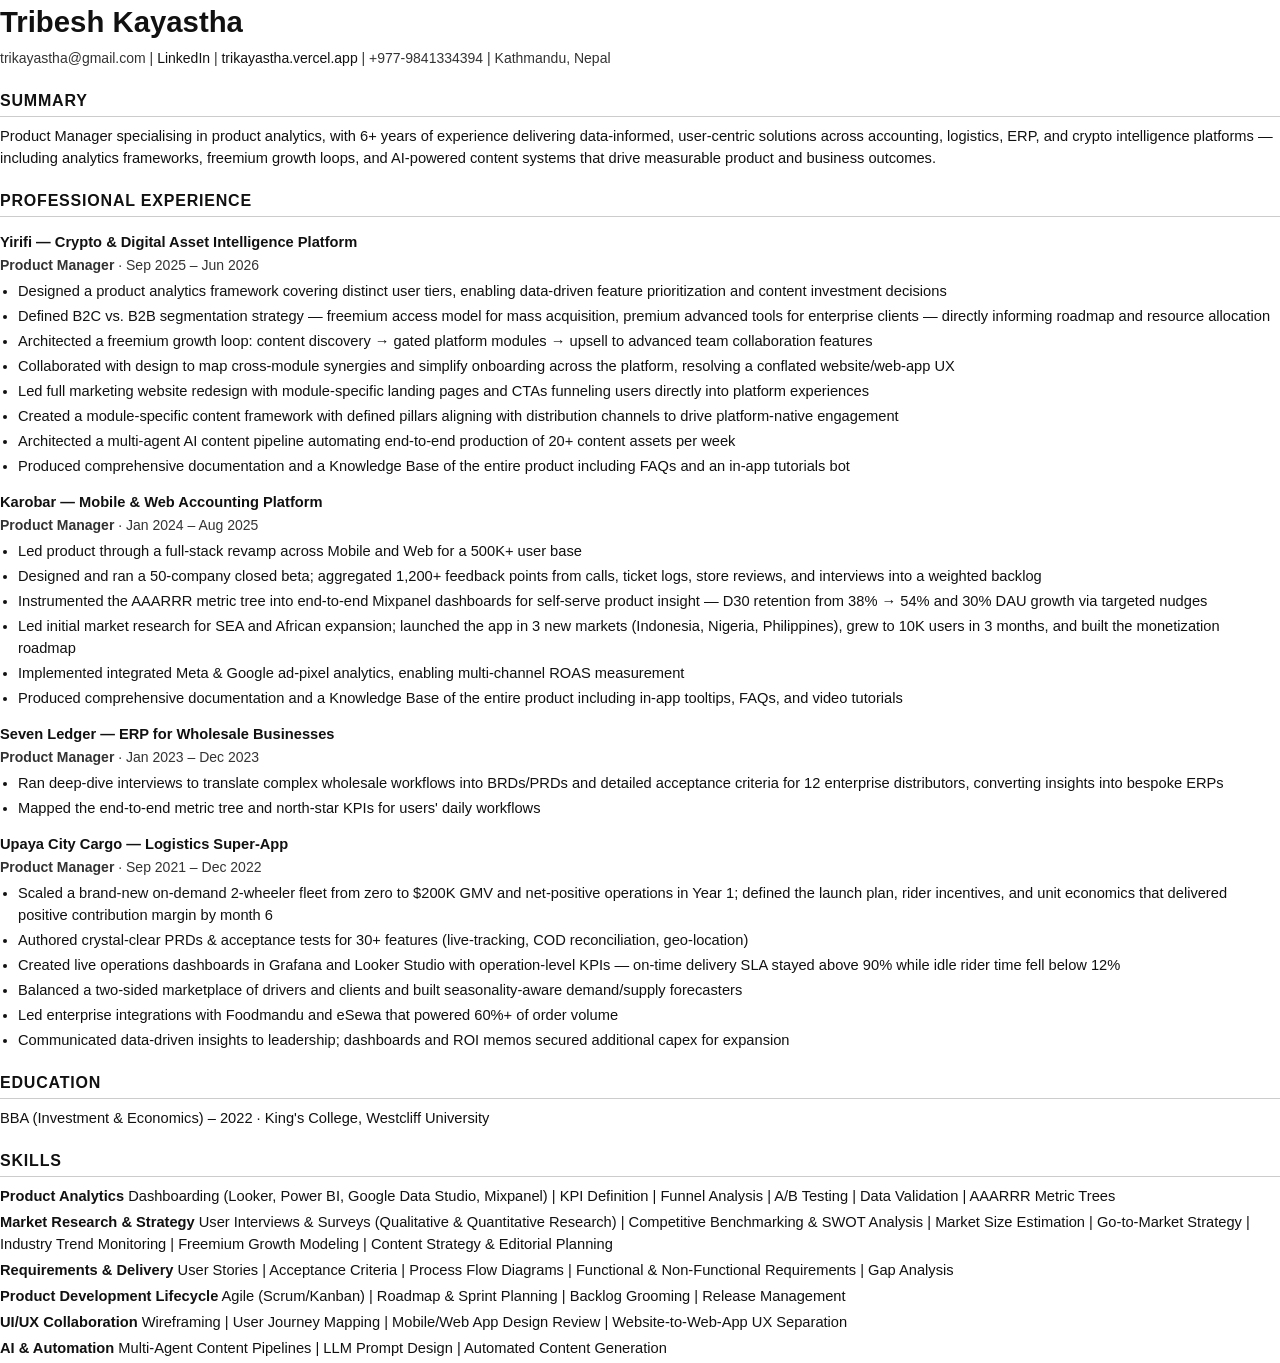
<file: resume.html>
<!doctype html>
<html lang="en">

<head>
  <meta charset="utf-8" />
  <title>Tribesh Kayastha — Résumé</title>
  <link rel="stylesheet" href="resume.css" />
</head>

<body>
  <h1>Tribesh Kayastha</h1>
  <p class="contact">
    trikayastha@gmail.com | <a href="https://www.linkedin.com/in/trikayastha/">LinkedIn</a> |
    <a href="https://trikayastha.vercel.app">trikayastha.vercel.app</a> | +977-9841334394 | Kathmandu, Nepal
  </p>

  <h2>Summary</h2>
  <p>
    Product Manager specialising in product analytics, with 6+ years of experience delivering
    data-informed, user-centric solutions across accounting, logistics, ERP, and crypto intelligence
    platforms — including analytics frameworks, freemium growth loops, and AI-powered content systems
    that drive measurable product and business outcomes.
  </p>

  <h2>Professional Experience</h2>

  <h3>Yirifi — Crypto &amp; Digital Asset Intelligence Platform</h3>
  <p class="role"><strong>Product Manager</strong> · Sep 2025 – Jun 2026</p>
  <ul>
    <li>Designed a product analytics framework covering distinct user tiers, enabling data-driven feature
      prioritization and content investment decisions</li>
    <li>Defined B2C vs. B2B segmentation strategy — freemium access model for mass acquisition, premium
      advanced tools for enterprise clients — directly informing roadmap and resource allocation</li>
    <li>Architected a freemium growth loop: content discovery → gated platform modules → upsell to advanced
      team collaboration features</li>
    <li>Collaborated with design to map cross-module synergies and simplify onboarding across the platform,
      resolving a conflated website/web-app UX</li>
    <li>Led full marketing website redesign with module-specific landing pages and CTAs funneling users
      directly into platform experiences</li>
    <li>Created a module-specific content framework with defined pillars aligning with distribution channels
      to drive platform-native engagement</li>
    <li>Architected a multi-agent AI content pipeline automating end-to-end production of 20+ content assets
      per week</li>
    <li>Produced comprehensive documentation and a Knowledge Base of the entire product including FAQs and an
      in-app tutorials bot</li>
  </ul>

  <h3>Karobar — Mobile &amp; Web Accounting Platform</h3>
  <p class="role"><strong>Product Manager</strong> · Jan 2024 – Aug 2025</p>
  <ul>
    <li>Led product through a full-stack revamp across Mobile and Web for a 500K+ user base</li>
    <li>Designed and ran a 50-company closed beta; aggregated 1,200+ feedback points from calls, ticket logs,
      store reviews, and interviews into a weighted backlog</li>
    <li>Instrumented the AAARRR metric tree into end-to-end Mixpanel dashboards for self-serve product
      insight — D30 retention from 38% → 54% and 30% DAU growth via targeted nudges</li>
    <li>Led initial market research for SEA and African expansion; launched the app in 3 new markets
      (Indonesia, Nigeria, Philippines), grew to 10K users in 3 months, and built the monetization roadmap</li>
    <li>Implemented integrated Meta &amp; Google ad-pixel analytics, enabling multi-channel ROAS measurement</li>
    <li>Produced comprehensive documentation and a Knowledge Base of the entire product including in-app
      tooltips, FAQs, and video tutorials</li>
  </ul>

  <h3>Seven Ledger — ERP for Wholesale Businesses</h3>
  <p class="role"><strong>Product Manager</strong> · Jan 2023 – Dec 2023</p>
  <ul>
    <li>Ran deep-dive interviews to translate complex wholesale workflows into BRDs/PRDs and detailed
      acceptance criteria for 12 enterprise distributors, converting insights into bespoke ERPs</li>
    <li>Mapped the end-to-end metric tree and north-star KPIs for users' daily workflows</li>
  </ul>

  <h3>Upaya City Cargo — Logistics Super-App</h3>
  <p class="role"><strong>Product Manager</strong> · Sep 2021 – Dec 2022</p>
  <ul>
    <li>Scaled a brand-new on-demand 2-wheeler fleet from zero to $200K GMV and net-positive operations in
      Year 1; defined the launch plan, rider incentives, and unit economics that delivered positive
      contribution margin by month 6</li>
    <li>Authored crystal-clear PRDs &amp; acceptance tests for 30+ features (live-tracking, COD reconciliation,
      geo-location)</li>
    <li>Created live operations dashboards in Grafana and Looker Studio with operation-level KPIs — on-time
      delivery SLA stayed above 90% while idle rider time fell below 12%</li>
    <li>Balanced a two-sided marketplace of drivers and clients and built seasonality-aware demand/supply
      forecasters</li>
    <li>Led enterprise integrations with Foodmandu and eSewa that powered 60%+ of order volume</li>
    <li>Communicated data-driven insights to leadership; dashboards and ROI memos secured additional capex for
      expansion</li>
  </ul>

  <h2>Education</h2>
  <p>BBA (Investment &amp; Economics) – 2022 · King's College, Westcliff University</p>

  <h2>Skills</h2>
  <p><strong>Product Analytics</strong> Dashboarding (Looker, Power BI, Google Data Studio, Mixpanel) | KPI
    Definition | Funnel Analysis | A/B Testing | Data Validation | AAARRR Metric Trees</p>
  <p><strong>Market Research &amp; Strategy</strong> User Interviews &amp; Surveys (Qualitative &amp;
    Quantitative Research) | Competitive Benchmarking &amp; SWOT Analysis | Market Size Estimation |
    Go-to-Market Strategy | Industry Trend Monitoring | Freemium Growth Modeling | Content Strategy &amp;
    Editorial Planning</p>
  <p><strong>Requirements &amp; Delivery</strong> User Stories | Acceptance Criteria | Process Flow Diagrams |
    Functional &amp; Non-Functional Requirements | Gap Analysis</p>
  <p><strong>Product Development Lifecycle</strong> Agile (Scrum/Kanban) | Roadmap &amp; Sprint Planning |
    Backlog Grooming | Release Management</p>
  <p><strong>UI/UX Collaboration</strong> Wireframing | User Journey Mapping | Mobile/Web App Design Review |
    Website-to-Web-App UX Separation</p>
  <p><strong>AI &amp; Automation</strong> Multi-Agent Content Pipelines | LLM Prompt Design | Automated
    Content Generation</p>
</body>

</html>
</file>
<file: resume.css>
@page {
  margin: 28px 40px;
}

body {
  font-family: -apple-system, BlinkMacSystemFont, "SF Pro Text", "Helvetica Neue", Arial, sans-serif;
  font-size: 11pt;
  line-height: 1.5;
  color: #111;
  margin: 0;
  padding: 0;
}

h1 {
  font-size: 22pt;
  font-weight: 700;
  margin: 0 0 4px;
}

h2 {
  font-size: 12pt;
  font-weight: 700;
  text-transform: uppercase;
  letter-spacing: 0.05em;
  border-bottom: 1px solid #ccc;
  padding-bottom: 3px;
  margin: 20px 0 8px;
}

h3 {
  font-size: 11pt;
  font-weight: 700;
  margin: 14px 0 2px;
}

p {
  margin: 4px 0;
}

p.contact {
  font-size: 10.5pt;
  color: #333;
}

p.role {
  font-size: 10.5pt;
  color: #333;
  margin: 0 0 2px;
}

ul {
  margin: 4px 0;
  padding-left: 18px;
}

li {
  margin-bottom: 3px;
}

strong {
  font-weight: 600;
}

a {
  color: #111;
  text-decoration: none;
}

hr {
  border: none;
  border-top: 1px solid #ccc;
  margin: 14px 0;
}

table {
  width: 100%;
  border-collapse: collapse;
  font-size: 10.5pt;
}

td, th {
  padding: 3px 8px;
  text-align: left;
  vertical-align: top;
}
</file>
